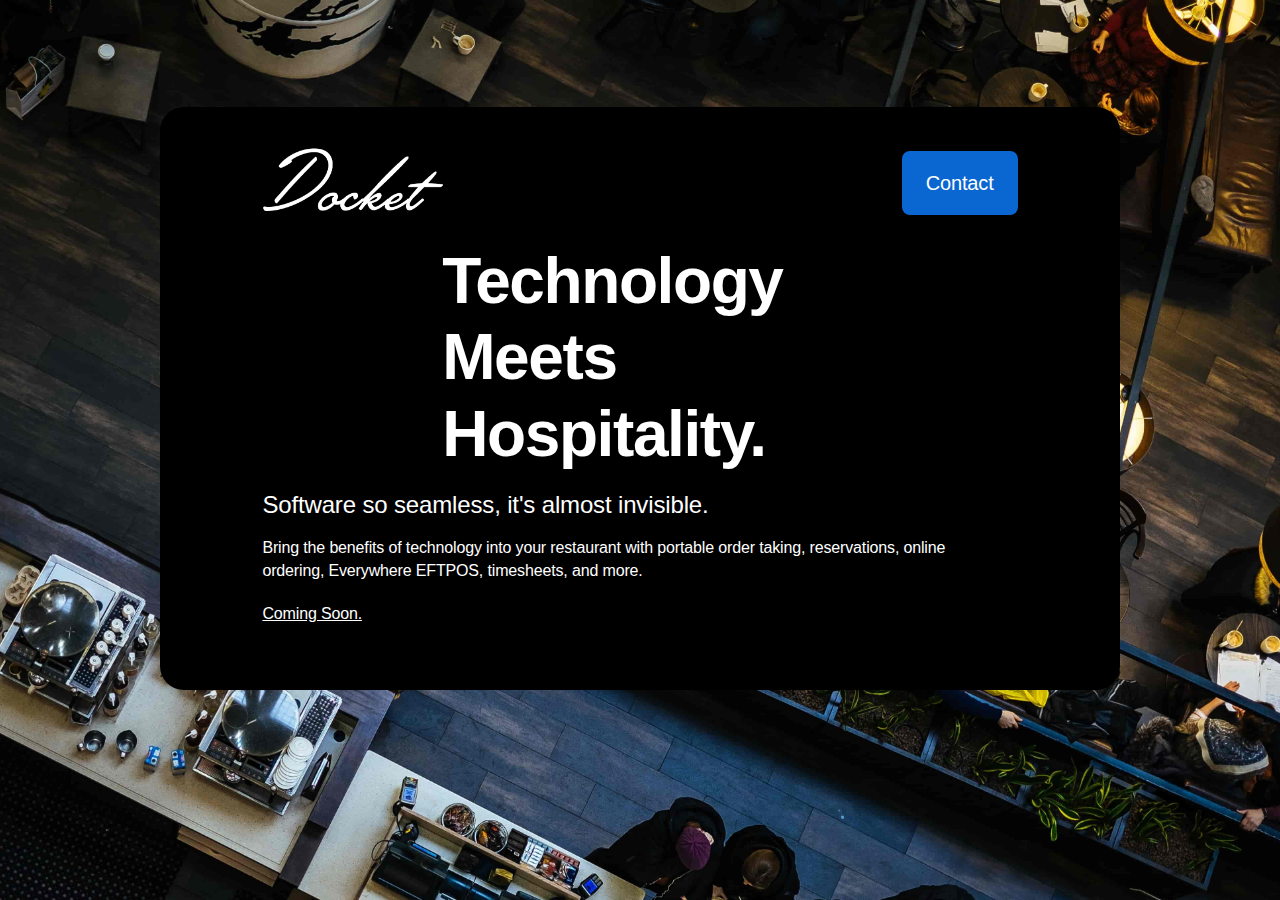
<file: index.html>
<!DOCTYPE html>

<head>
    <title>Docket Systems</title>
    <meta name="viewport" content="width=device-width, initial-scale=1.0">
    <link rel="stylesheet" href="./main.css" type="text/css" />
    <link rel="preload" href="https://fonts.googleapis.com/css2?family=Inter:wght@400;450;700&display=swap" as="style" />
</head>

<body>
    <main>
        <div class="main_internal">
            <nav>
                <ul>
                    <li><a href="/"><img src="./logo.png" alt="Docket Systems Logo" /></a></li>
                    <li class="nav_button"><a href="mailto:sales@docket.systems">Contact</a></li>
                </ul>
            </nav>

            <div class="content">
                <h1 class="hero_text">Technology<br />Meets<br />Hospitality.</h1>
                <div class="main_text">
                    <h2>Software so seamless, it's almost invisible.</h2>

                    <h4>Bring the benefits of technology into your restaurant with portable order taking, reservations, online ordering, Everywhere EFTPOS, timesheets, and more.</h4>
                    <a href="#"><p>Coming Soon.</p></a>
                </div>
            </div>
        </div>
    </main>
</body>
</file>
<file: main.css>
html { font-family: 'Inter', sans-serif; }
@supports (font-variation-settings: normal) {
  html { font-family: 'Inter var', sans-serif; }
}

@media only screen and (min-width: 512px) {
    body {
        background: url('bg.jpg') no-repeat top center fixed;
        background-size: cover;
        padding: 11vh 0;
    }

    main {
        width: 100%;
    }

    .hero_text {
        font-size: 6.4rem;
    }
}

@media only screen and (max-width: 511px) {
    .hero_text {
        font-size: 5.6rem;
    }

    .nav_button {
        display: none;
    }
}

html {
    font-size: 62.5%; /* font-size 1em = 10px on default browser settings */
}

body {
    line-height: 1.43;
    background-color: black;
    padding-left: 0;
    padding-right: 0;
    letter-spacing: -0.15px;
    display: flex;
    justify-content: center;
}

h1, h2, h3, h4, h5, h6 {
    margin: 0;
}

h1 {
    font-weight: 700;
    font-size: 6.4rem;
    letter-spacing: -1.4px;
    line-height: 1.2;
}

h2 {
    font-weight: 400;
    font-size: 2.4rem;
    padding: 15px 0;
}

h4 {
    font-weight: 450;
    font-size: 1.6rem;
}

.content {
    max-width: 700px;
    grid-row: 2;
    justify-items: center;
}

nav {
    padding: 0;
    padding: 32px 0 24px 0;
    margin: 0;
    font-size: 2rem;
    font-weight: 500;
}

.nav_button {
    line-height: 64px;
    border-radius: 8px;
    padding: 0 24px;
    cursor: pointer;
    background-color: rgb(10, 103, 210);
    transition: 0.3s;
}

.nav_button:hover {
    background-color: rgb(10, 77, 153);
}

nav ul {
    list-style: none;
    margin: 0;
    padding: 0;
    display: flex;
    justify-content: space-between;
    align-items: center;
}

nav ul li {
    padding: 0;
    margin: 0;
    display: inline;
}

nav img {
    height: 64px;
    
}

nav a:link, nav a:visited {
    color: white;
    text-decoration: none;
}

main {
    background-color: black;
    border-radius: 24px;
    color: white;
    font-size: 1.6rem;
    padding-top: 8px;
    padding-bottom: 48px;
    max-width: 960px
}

.main_internal {
    padding: 0 8vw;
}

.main_text a:link, .main_text a:visited {
    color: white;
}

.main_text a {
    transition: 0.3s;
}

.main_text p {
    padding-top: 4px;
}

.main_text a:hover {
    color: rgb(190, 190, 190);
}
</file>
